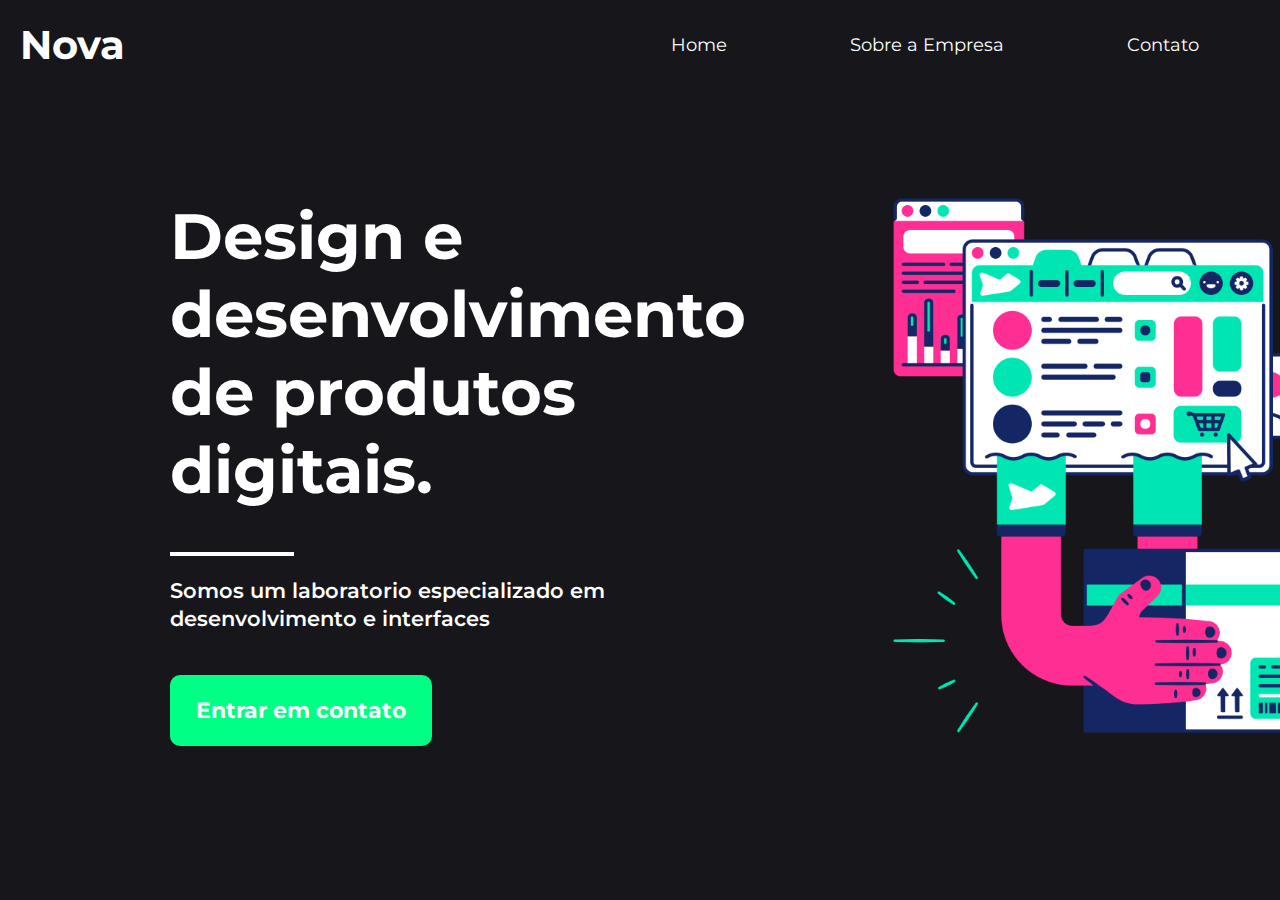
<file: index.html>
<!DOCTYPE html>
<html lang="pt-br">
<head>
    <meta charset="UTF-8">
    <meta name="viewport" content="width=device-width, initial-scale=1.0">
    <link rel="stylesheet" href="css/master.css">
    <title>Nova Team | Interface & Desenvolvimento</title>
</head>
<body>
    <div class="nav">
        <input type="checkbox" id="nav-check">
        <div class="nav-header">
          <div class="nav-title">
            Nova
          </div>
        </div>
        <div class="nav-btn">
          <label for="nav-check">
            <span></span>
            <span></span>
            <span></span>
          </label>
        </div>
        
        <div class="nav-links">
          <a href="#" target="_blank">Home</a>
          <a href="#">Sobre a Empresa</a>
          <a href="#" >Contato</a>
        </div>
      </div>

      <!--COMEÇANDO O BODY-->

      <main class="container_main">
        <section class="hero container_main">
          <h1>Design e desenvolvimento de produtos digitais.</h1>
          <p>Somos um laboratorio especializado em desenvolvimento e interfaces</p>
          <a href="">Entrar em contato</a>
        </section>
        <div class="device">
          <figure>
            <img src="img/robo.png" alt="A foto de um robo na pagina principal">
          </figure>
        </div>
      </main>

      

    
</body>
</html>
</file>
<file: css/master.css>
@import url('https://fonts.googleapis.com/css2?family=Montserrat:wght@500;600;700;800&display=swap');

:root {
    --verde: #00FF85;
    --fundo: #16161B;
    --branco: #fff;
	--preto: #000;
	--vermelho: red;
	--azul: blue;
	--laranja: orange;
}

* {
	box-sizing: border-box;
}

body {
	background: var(--fundo);
	margin: 0px;
	font-family: 'Montserrat', sans-serif;
}

.nav {
	height: 90px;
	width: 100%;
	background-color: var(--fundo);
	position: relative;
	padding-left: 10px;
	padding-top: 10px;
}

.nav-title {
	font-size: ;
	font-weight: bold;
}

.nav>.nav-header {
	display: inline;
}

.nav>.nav-header>.nav-title {
	display: inline-block;
	font-size: 40px;
	color: #fff;
	padding: 10px 10px 10px 10px;
}

.nav>.nav-btn {
	display: none;
}

.nav>.nav-links {
	display: flex;
	flex-wrap: wrap;
	align-items: center;
	float: right;
	font-size: 18px;
	width: 650px;
	height: 70px;
	justify-content: space-around;
	margin-right: 20px;
}

.nav>.nav-links>a {
	display: inline-block;
	padding: 13px 10px 13px 10px;
	text-decoration: none;
	color: #fff;
}

/*
.nav>.nav-links>a:hover {
	background-color: #15C95D;
}
*/

.nav>#nav-check {
	display: none;
}

.container_main {
	max-width: 1005px;
	margin: 0 auto;
	padding: 2em 1em;
}

main {
	display: flex;
	flex-flow: column;
}

.hero {
	text-align: center;
}

.hero h1 {
	font-size: 2rem;
	font-weight: bold;
	color: white;
}

.hero p {
	font-size: 1rem;
	font-weight: 600;
	max-width: 500px;
	line-height: 1.8rem;
	margin: 3em auto;
	color: white;
}

.hero p:before {
	content: "";
	display: block;
	width: 120px;
	border: 2px solid #fff;
	margin: 1em auto;
}

.hero a {
	background: #00FF85;
	padding: 1em 1.2em;
	border-radius: 10px;
	color: white;
	text-decoration: none;
	font-size: 1.375em;
	font-weight: bold;
}

figure {
	text-align: center;
}

figure img {
	margin: 3em auto 0;
	width: 300px;
}

@media screen and (min-width: 820px) {
	header {
		display: flex;
		justify-content: space-between;
		flex-flow: wrap;
		align-items: center;
	}

	main {
		flex-flow: row;
	}

	.hero {
		text-align: left;
	}

	.hero h1 {
		font-size: 4em;
	}

	.hero p:before {
		margin: 1em 0;
	}

	.hero p {
		font-size: 1.3em;
		padding: 0;
		margin: 0 0 3em 0;
	}

	.device figure img {
		width: 700px;
		margin: 0;
	}
}


@media (max-width:600px) {
	.nav>.nav-btn {
		display: inline-block;
		position: absolute;
		right: 0px;
		top: 0px;
		padding-right: 10px;
		padding-top: 20px;
	}
	.nav>.nav-btn>label {
		display: inline-block;
		width: 50px;
		height: 50px;
		padding: 13px;
	}
	.nav>.nav-btn>label:hover,
	.nav #nav-check:checked~.nav-btn>label {
		/*background-color: #15C95D;*/
	}
	.nav>.nav-btn>label>span {
		display: block;
		width: 25px;
		height: 10px;
		border-top: 2px solid white;
	}
	.nav>.nav-links {
		position: absolute;
		display: block;
		width: 100%;
		background-color: var(--fundo);
		height: 0px;
		transition: all 0.3s ease-in;
		overflow-y: hidden;
		top: 80px;
		left: 0px;
	}
	.nav>.nav-links>a {
		display: block;
		width: 100%;
	}
	.nav>#nav-check:not(:checked)~.nav-links {
		height: 0px;
	}
	.nav>#nav-check:checked~.nav-links {
		height: calc(100vh - 50px);
		overflow-y: auto;
	}
}
</file>
